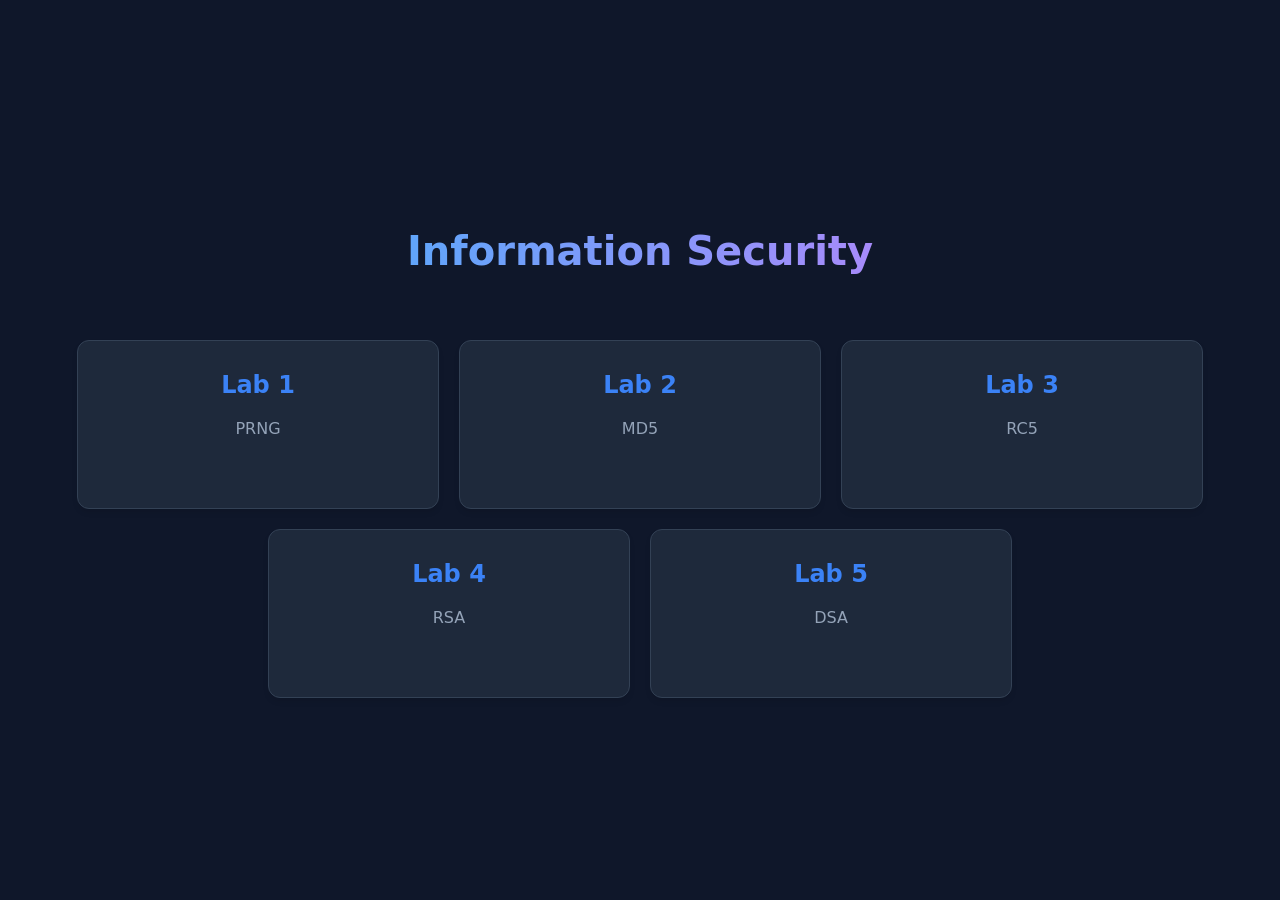
<file: static/index.html>
<!DOCTYPE html>
<html lang="uk">
<head>
    <meta charset="UTF-8">
    <meta name="viewport" content="width=device-width, initial-scale=1.0">
    <title>InfoSec Labs</title>
    <style>
        :root { --bg: #0f172a; --card: #1e293b; --accent: #3b82f6; --text: #f8fafc; --text-muted: #94a3b8; }
        body { margin: 0; font-family: 'Inter', system-ui, sans-serif; background-color: var(--bg); color: var(--text); display: flex; flex-direction: column; align-items: center; justify-content: center; min-height: 100vh; }
        h1 { font-size: 2.5rem; margin-bottom: 10px; background: linear-gradient(to right, #60a5fa, #a78bfa); -webkit-background-clip: text; color: transparent; }
        p { color: var(--text-muted); margin-bottom: 40px; }
        .grid { display: flex; gap: 20px; flex-wrap: wrap; justify-content: center; }
        .card { background: var(--card); border: 1px solid #334155; border-radius: 12px; padding: 30px; width: 300px; text-align: center; text-decoration: none; color: var(--text); transition: all 0.3s ease; box-shadow: 0 4px 6px -1px rgba(0,0,0,0.1); }
        .card:hover { transform: translateY(-5px); border-color: var(--accent); box-shadow: 0 10px 15px -3px rgba(59,130,246,0.2); }
        .card h2 { margin-top: 0; font-size: 1.5rem; color: var(--accent); }
    </style>
</head>
<body>
    <h1>Information Security</h1>
    <p></p>
    <div class="grid">
        <a href="/static/lab1.html" class="card"><h2>Lab 1</h2><p>PRNG</p></a>
        <a href="/static/lab2.html" class="card"><h2>Lab 2</h2><p>MD5</p></a>
        <a href="/static/lab3.html" class="card"><h2>Lab 3</h2><p>RC5</p></a>
        <a href="/static/lab4.html" class="card"><h2>Lab 4</h2><p>RSA</p></a>
        <a href="/static/lab5.html" class="card"><h2>Lab 5</h2><p>DSA</p></a>
    </div>
</body>
</html>
</file>
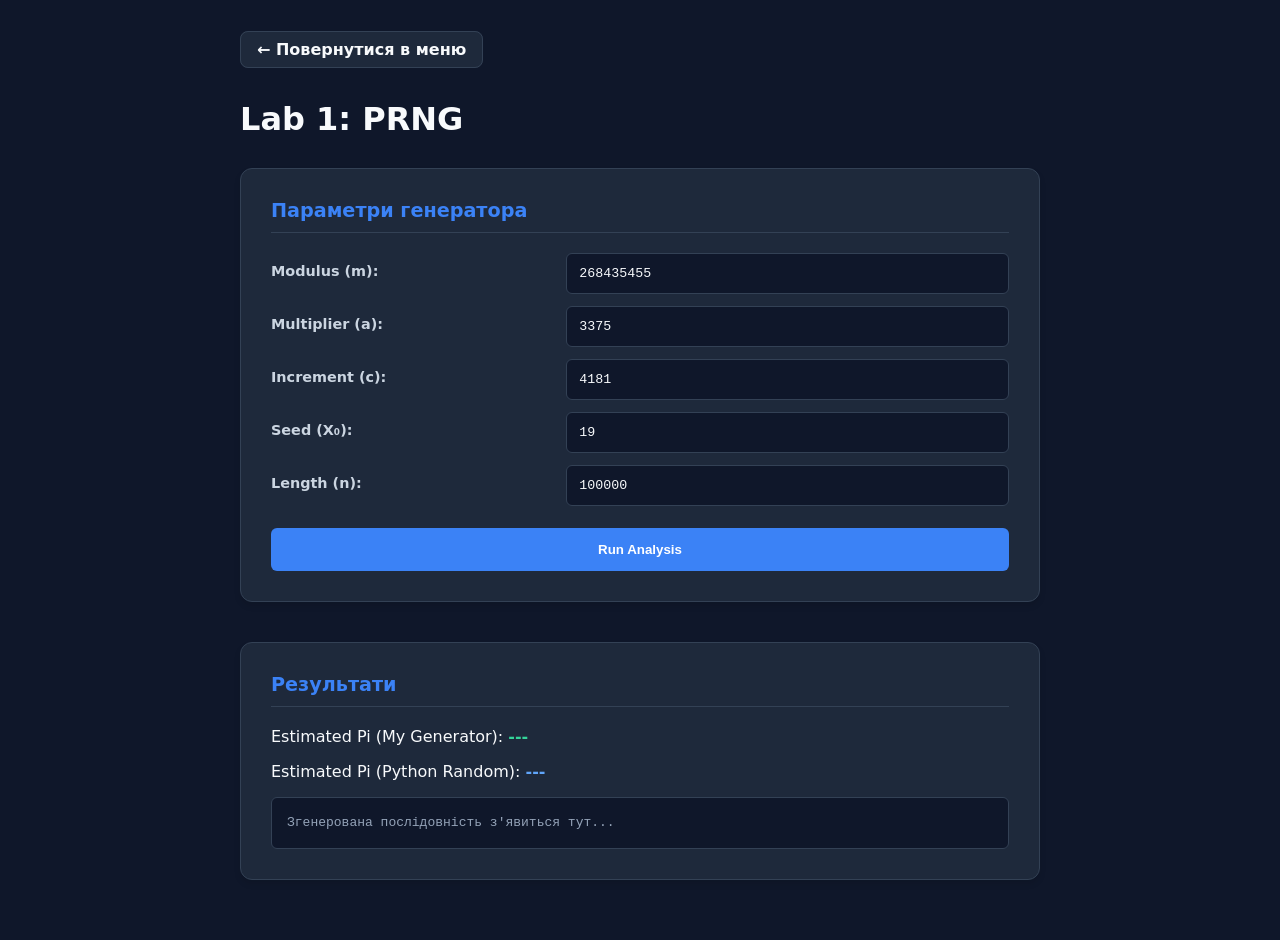
<file: static/lab1.html>
<!DOCTYPE html>
<html lang="uk">
<head>
    <meta charset="UTF-8">
    <meta name="viewport" content="width=device-width, initial-scale=1.0">
    <title>Lab 1: PRNG</title>
    <link rel="stylesheet" href="/static/css/style.css">
    <style>
        :root { --accent: #3b82f6; --accent-hover: #2563eb; }
        .nav { max-width: 800px; }
    </style>
</head>
<body>
    <div class="nav"><a href="/">← Повернутися в меню</a></div>

    <div class="container container--wide">
        <h1>Lab 1: PRNG</h1>

        <div class="card">
            <h2>Параметри генератора</h2>
            <div class="form-group"><label for="m">Modulus (m):</label><input type="number" id="m" value="268435455"></div>
            <div class="form-group"><label for="a">Multiplier (a):</label><input type="number" id="a" value="3375"></div>
            <div class="form-group"><label for="c">Increment (c):</label><input type="number" id="c" value="4181"></div>
            <div class="form-group"><label for="x0">Seed (X₀):</label><input type="number" id="x0" value="19"></div>
            <div class="form-group"><label for="n">Length (n):</label><input type="number" id="n" value="100000"></div>
            <button onclick="runLab1()">Run Analysis</button>
            <div id="loader" class="loader">Рахую, зачекайте...</div>
        </div>

        <div class="card">
            <h2>Результати</h2>
            <p>Estimated Pi (My Generator): <strong id="my-pi" style="color: #34d399;">---</strong></p>
            <p>Estimated Pi (Python Random): <strong id="rand-pi" style="color: #60a5fa;">---</strong></p>
            <div class="result-box result-box--scroll" id="res-box">Згенерована послідовність з'явиться тут...</div>
        </div>
    </div>

    <script src="/static/js/lab1.js"></script>
</body>
</html>
</file>
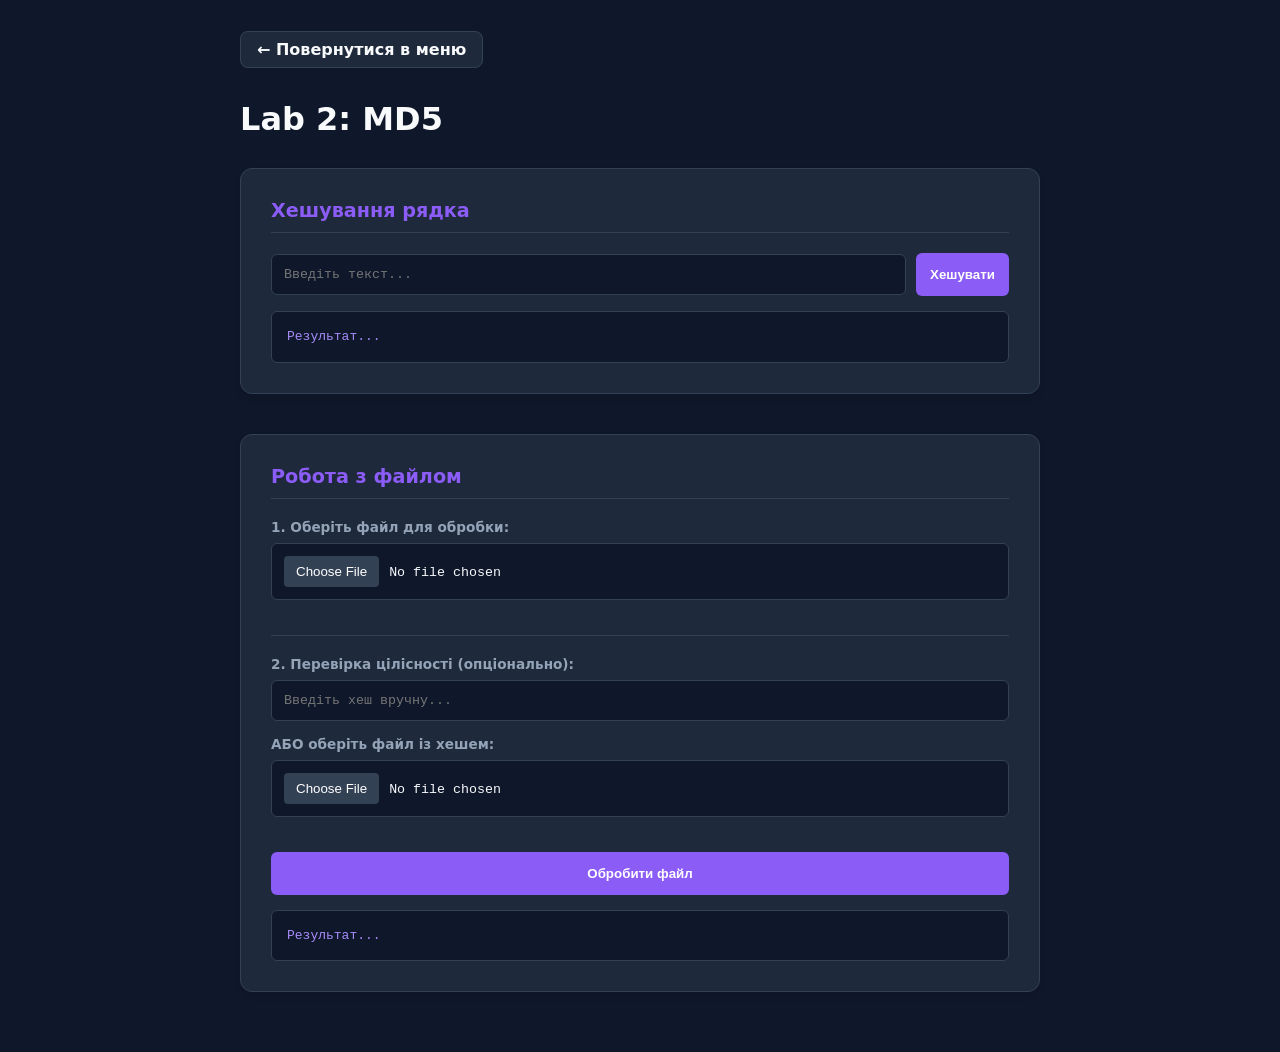
<file: static/lab2.html>
<!DOCTYPE html>
<html lang="uk">
<head>
    <meta charset="UTF-8">
    <meta name="viewport" content="width=device-width, initial-scale=1.0">
    <title>Lab 2: MD5</title>
    <link rel="stylesheet" href="/static/css/style.css">
    <style>
        :root { --accent: #8b5cf6; --accent-hover: #7c3aed; }
        .nav { max-width: 800px; }
        #str-res, #file-res { color: #a78bfa; }
    </style>
</head>
<body>
    <div class="nav"><a href="/">← Повернутися в меню</a></div>

    <div class="container container--wide">
        <h1>Lab 2: MD5</h1>

        <div class="card">
            <h2>Хешування рядка</h2>
            <div class="flex-row">
                <label for="str-input" style="display: none;">Введіть текст:</label>
                <input type="text" id="str-input" placeholder="Введіть текст...">
                <button onclick="hashString()">Хешувати</button>
            </div>
            <div id="str-res" class="result-box">Результат...</div>
            <button id="save-str-btn" class="btn-save" onclick="saveToFile('string')">📥 Зберегти у файл</button>
        </div>

        <div class="card">
            <h2>Робота з файлом</h2>

            <label for="file-input" class="sub-label">1. Оберіть файл для обробки:</label>
            <input type="file" id="file-input">

            <hr>

            <label for="expected-hash" class="sub-label">2. Перевірка цілісності (опціонально):</label>
            <input type="text" id="expected-hash" placeholder="Введіть хеш вручну...">

            <label for="hash-file-input" class="sub-label">АБО оберіть файл із хешем:</label>
            <input type="file" id="hash-file-input" accept=".txt,.md5" onchange="readHashFile(this)">

            <div style="margin-top: 10px;">
                <button onclick="processFile()">Обробити файл</button>
            </div>

            <div id="file-loader" class="loader">Зачекайте...</div>
            <div id="file-res" class="result-box">Результат...</div>
            <button id="save-file-btn" class="btn-save" onclick="saveToFile('file')">📥 Зберегти у файл</button>
        </div>
    </div>

    <script src="/static/js/lab2.js"></script>
</body>
</html>
</file>
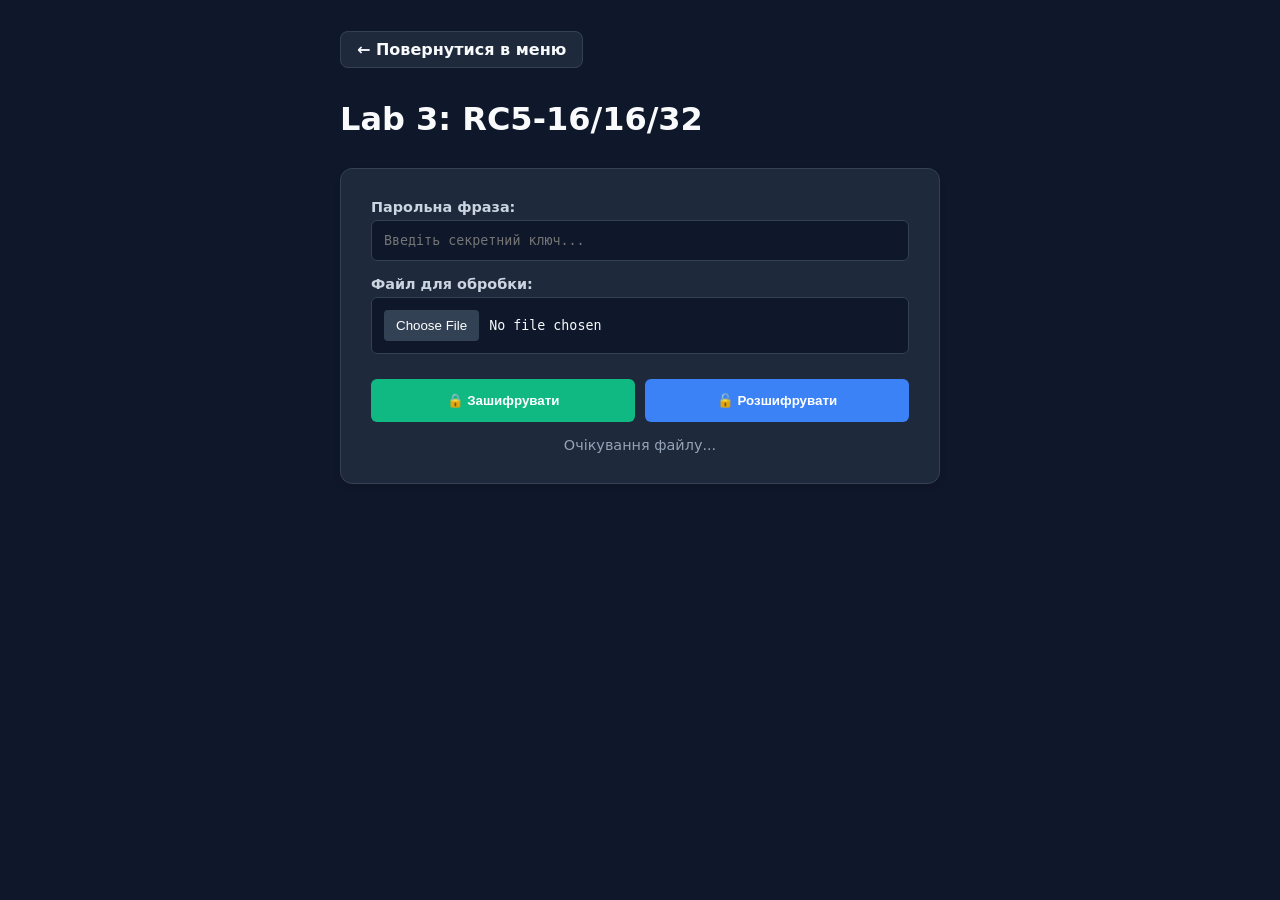
<file: static/lab3.html>
<!DOCTYPE html>
<html lang="uk">
<head>
    <meta charset="UTF-8">
    <meta name="viewport" content="width=device-width, initial-scale=1.0">
    <title>Lab 3: RC5 Cipher</title>
    <link rel="stylesheet" href="/static/css/style.css">
    <style>
        :root { --accent: #10b981; --accent-hover: #059669; }
        .btn-enc { background: var(--accent); }
        .btn-dec { background: #3b82f6; }
        .btn-dec:hover { background: #2563eb; }
    </style>
</head>
<body>
    <div class="nav"><a href="/">← Повернутися в меню</a></div>

    <div class="container">
        <h1>Lab 3: RC5-16/16/32</h1>

        <div class="card">
            <label for="pass">Парольна фраза:</label>
            <input type="password" id="pass" placeholder="Введіть секретний ключ..." autocomplete="new-password">

            <label for="file">Файл для обробки:</label>
            <input type="file" id="file">

            <div class="flex-btns">
                <button class="btn-enc" onclick="process('encrypt')">🔒 Зашифрувати</button>
                <button class="btn-dec" onclick="process('decrypt')">🔓 Розшифрувати</button>
            </div>
            <div id="status" class="status">Очікування файлу...</div>
        </div>
    </div>

    <script src="/static/js/lab3.js"></script>
</body>
</html>
</file>
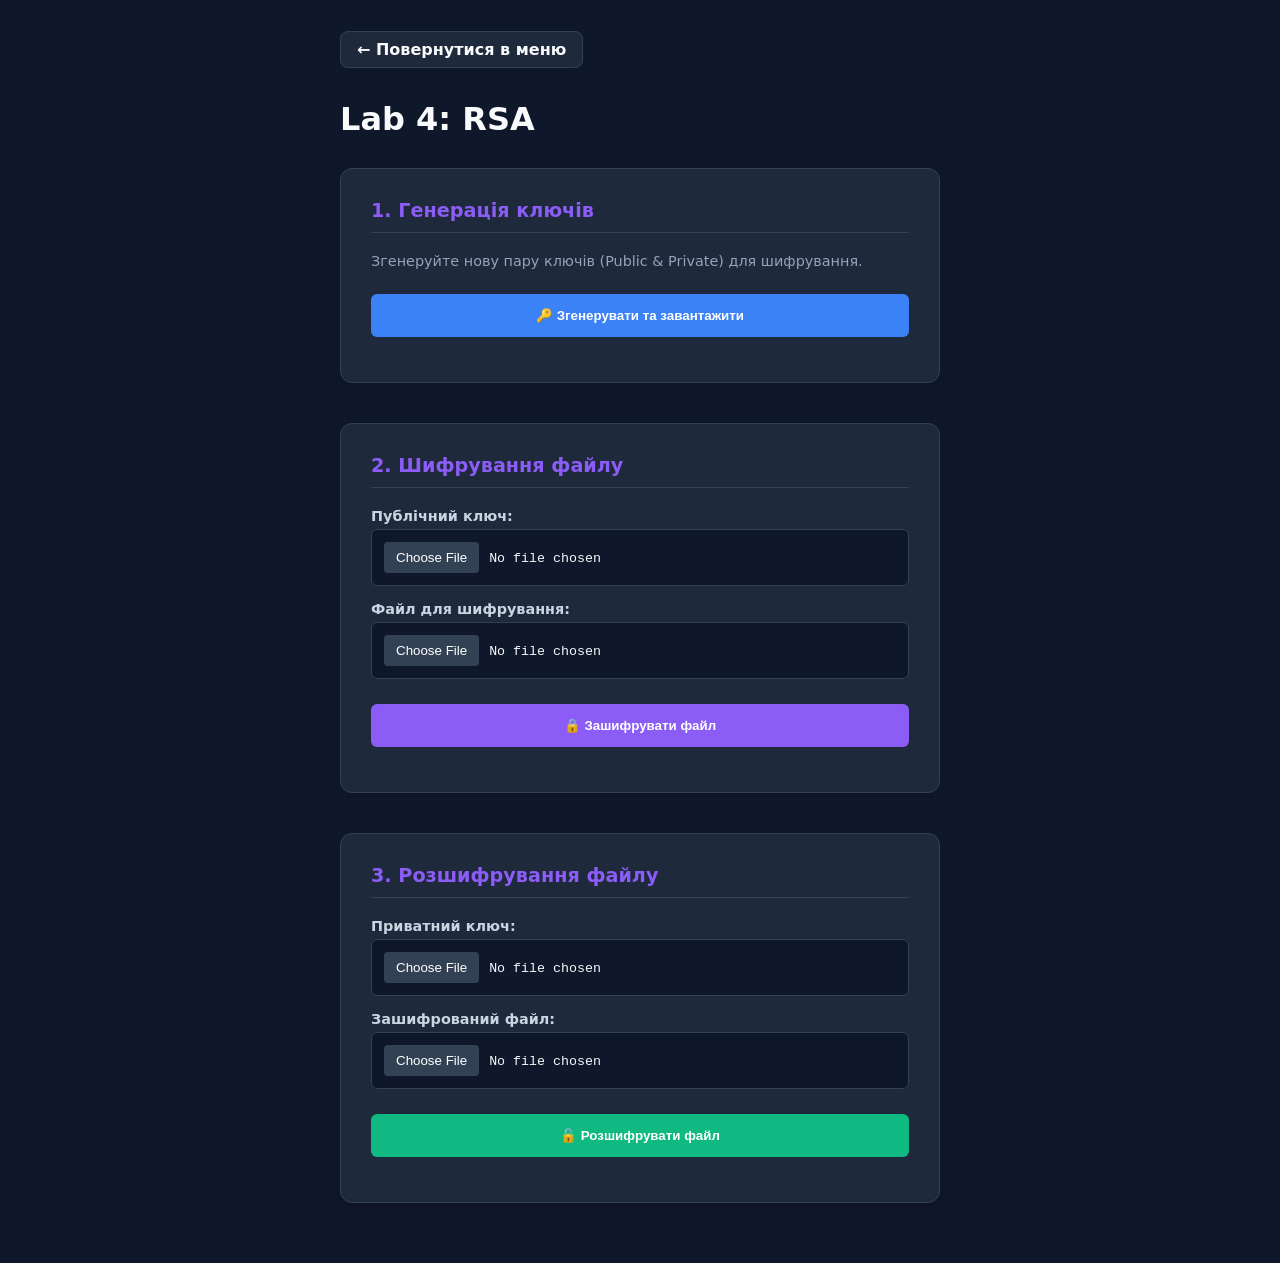
<file: static/lab4.html>
<!DOCTYPE html>
<html lang="uk">
<head>
    <meta charset="UTF-8">
    <meta name="viewport" content="width=device-width, initial-scale=1.0">
    <title>Lab 4: RSA Cipher</title>
    <link rel="stylesheet" href="/static/css/style.css">
    <style>
        :root { --accent: #8b5cf6; --accent-hover: #7c3aed; }
    </style>
</head>
<body>
    <div class="nav"><a href="/">← Повернутися в меню</a></div>

    <div class="container">
        <h1>Lab 4: RSA</h1>

        <div class="card">
            <h2>1. Генерація ключів</h2>
            <p style="font-size: 0.9rem; color: #94a3b8;">Згенеруйте нову пару ключів (Public &amp; Private) для шифрування.</p>
            <button onclick="generateKeys()" class="btn-blue">🔑 Згенерувати та завантажити</button>
            <div id="status-gen" class="status"></div>
        </div>

        <div class="card">
            <h2>2. Шифрування файлу</h2>
            <label for="enc-key-file">Публічний ключ:</label>
            <input type="file" id="enc-key-file" accept=".pem">

            <label for="enc-data-file">Файл для шифрування:</label>
            <input type="file" id="enc-data-file">

            <button onclick="process('encrypt')">🔒 Зашифрувати файл</button>
            <div id="status-enc" class="status"></div>
        </div>

        <div class="card">
            <h2>3. Розшифрування файлу</h2>
            <label for="dec-key-file">Приватний ключ:</label>
            <input type="file" id="dec-key-file" accept=".pem">

            <label for="dec-data-file">Зашифрований файл:</label>
            <input type="file" id="dec-data-file">

            <button onclick="process('decrypt')" class="btn-green">🔓 Розшифрувати файл</button>
            <div id="status-dec" class="status"></div>
        </div>
    </div>

    <script src="/static/js/lab4.js"></script>
</body>
</html>
</file>
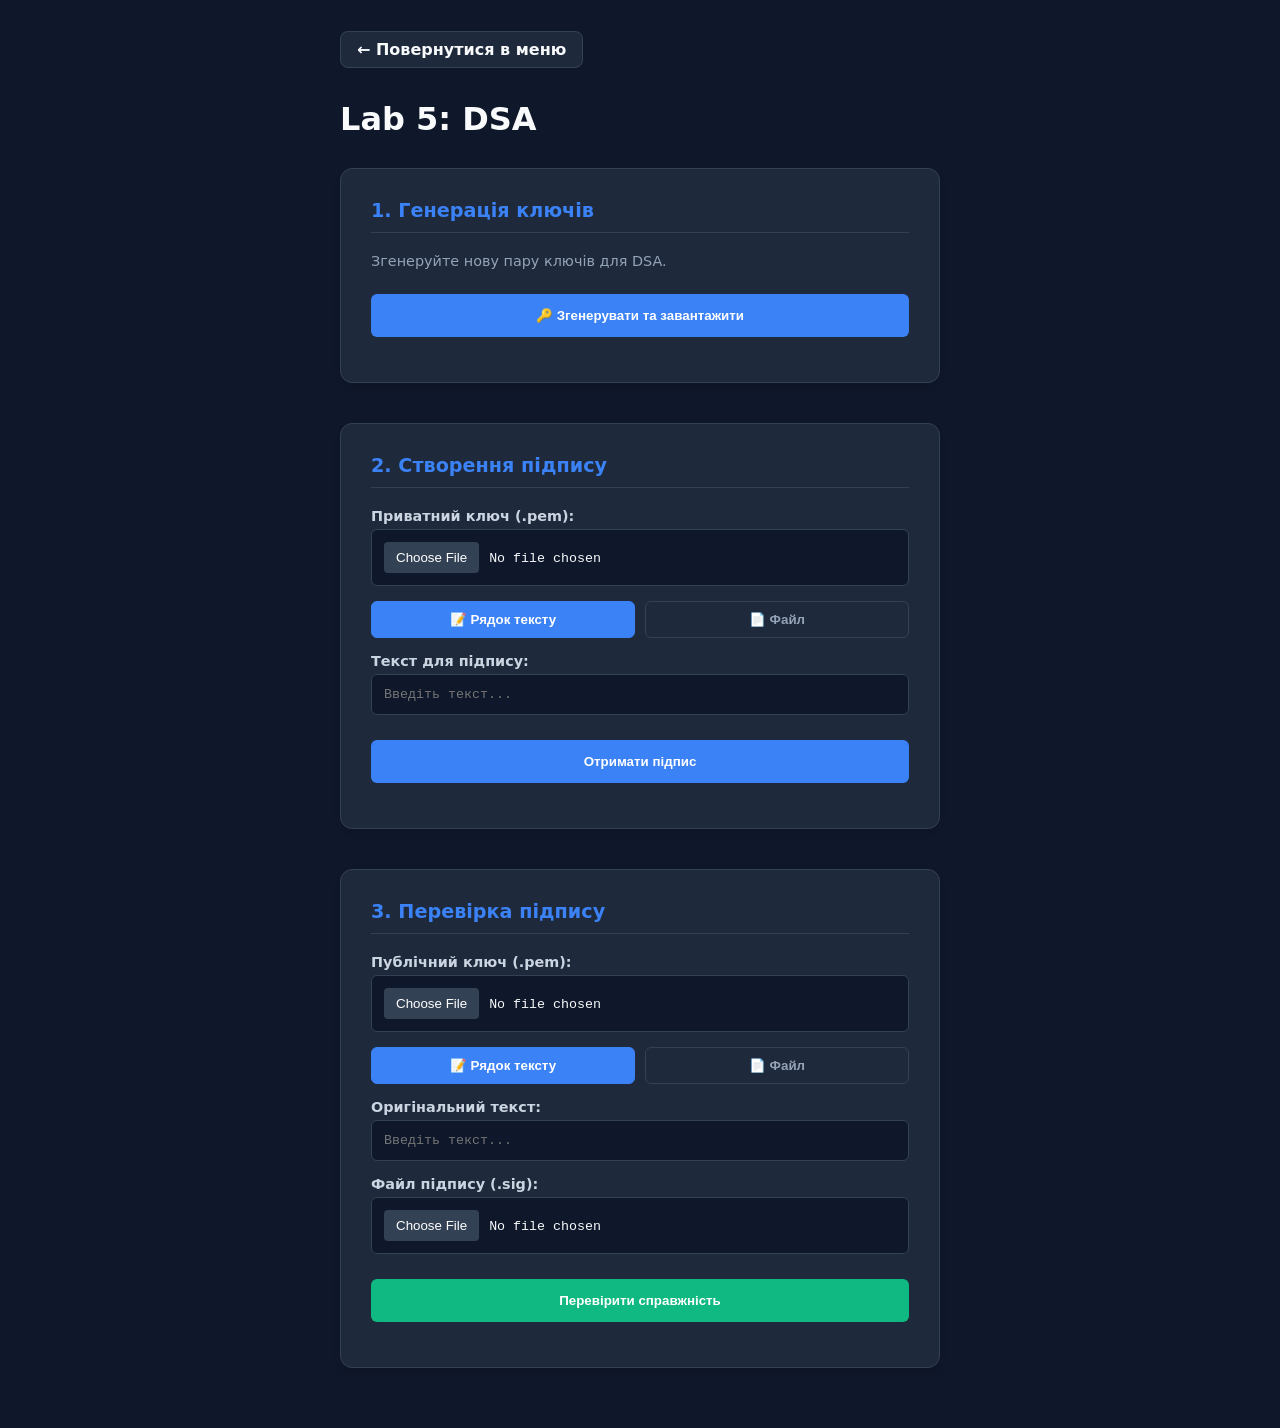
<file: static/lab5.html>
<!DOCTYPE html>
<html lang="uk">
<head>
    <meta charset="UTF-8">
    <meta name="viewport" content="width=device-width, initial-scale=1.0">
    <title>Lab 5: Digital Signature (DSA)</title>
    <link rel="stylesheet" href="/static/css/style.css">
</head>
<body>
    <div class="nav"><a href="/">← Повернутися в меню</a></div>

    <div class="container">
        <h1>Lab 5: DSA</h1>

        <div class="card">
            <h2>1. Генерація ключів</h2>
            <p style="font-size: 0.9rem; color: #94a3b8;">Згенеруйте нову пару ключів для DSA.</p>
            <button onclick="generateKeys()">🔑 Згенерувати та завантажити</button>
            <div id="status-gen" class="status"></div>
        </div>

        <div class="card">
            <h2>2. Створення підпису</h2>
            <label for="sign-key">Приватний ключ (.pem):</label>
            <input type="file" id="sign-key">

            <div class="toggle-group">
                <button class="toggle-btn active" onclick="switchTab('sign', 'text')" id="btn-sign-text">📝 Рядок тексту</button>
                <button class="toggle-btn" onclick="switchTab('sign', 'file')" id="btn-sign-file">📄 Файл</button>
            </div>

            <div id="section-sign-text" class="input-section active">
                <label for="sign-text-input">Текст для підпису:</label>
                <input type="text" id="sign-text-input" placeholder="Введіть текст...">
            </div>

            <div id="section-sign-file" class="input-section">
                <label for="sign-file-input">Файл для підпису:</label>
                <input type="file" id="sign-file-input">
            </div>

            <button onclick="processSign()">Отримати підпис</button>
            <div id="status-sign" class="status"></div>
        </div>

        <div class="card">
            <h2>3. Перевірка підпису</h2>
            <label for="verify-key">Публічний ключ (.pem):</label>
            <input type="file" id="verify-key">

            <div class="toggle-group">
                <button class="toggle-btn active" onclick="switchTab('verify', 'text')" id="btn-verify-text">📝 Рядок тексту</button>
                <button class="toggle-btn" onclick="switchTab('verify', 'file')" id="btn-verify-file">📄 Файл</button>
            </div>

            <div id="section-verify-text" class="input-section active">
                <label for="verify-text-input">Оригінальний текст:</label>
                <input type="text" id="verify-text-input" placeholder="Введіть текст...">
            </div>

            <div id="section-verify-file" class="input-section">
                <label for="verify-file-input">Оригінальний файл:</label>
                <input type="file" id="verify-file-input">
            </div>

            <label for="verify-sig-input">Файл підпису (.sig):</label>
            <input type="file" id="verify-sig-input" accept=".sig">

            <button onclick="processVerify()" class="btn-green">Перевірити справжність</button>
            <div id="status-verify" class="status"></div>
        </div>
    </div>

    <script src="/static/js/lab5.js"></script>
</body>
</html>
</file>
<file: static/css/style.css>
:root {
    --bg: #0f172a;
    --card: #1e293b;
    --accent: #3b82f6;
    --accent-hover: #2563eb;
    --accent-green: #10b981;
    --accent-purple: #8b5cf6;
    --text: #f8fafc;
    --text-muted: #94a3b8;
    --input-bg: #0f172a;
    --border-color: #334155;
    --error-color: #ef4444;
}

body {
    margin: 0;
    font-family: 'Inter', system-ui, sans-serif;
    background-color: var(--bg);
    color: var(--text);
    padding: 40px 20px;
    display: flex;
    flex-direction: column;
    align-items: center;
}

.nav { width: 100%; max-width: 600px; margin-bottom: 20px; }
.nav a {
    color: var(--text); text-decoration: none; font-weight: bold;
    padding: 8px 16px; background: var(--card); border-radius: 8px;
    border: 1px solid var(--border-color); transition: 0.2s;
}
.nav a:hover { border-color: var(--accent); }

.container {
    width: 100%; max-width: 600px;
    display: flex; flex-direction: column; gap: 20px;
}
.container--wide { max-width: 800px; }

.card {
    background: var(--card); padding: 30px; border-radius: 12px;
    border: 1px solid var(--border-color); margin-bottom: 20px;
    box-shadow: 0 4px 6px rgba(0, 0, 0, 0.1);
}

h1 { margin-bottom: 10px; }
h2 {
    margin-top: 0; color: var(--accent); font-size: 1.2rem;
    border-bottom: 1px solid var(--border-color); padding-bottom: 10px; margin-bottom: 20px;
}

input[type="file"],
input[type="text"],
input[type="number"],
input[type="password"],
textarea {
    background: var(--input-bg); border: 1px solid var(--border-color);
    color: var(--text); padding: 12px; border-radius: 6px;
    width: 100%; box-sizing: border-box; margin-bottom: 15px;
    outline: none; font-family: monospace; transition: 0.2s;
}
input[type="text"]:focus,
input[type="number"]:focus,
input[type="password"]:focus,
textarea:focus { border-color: var(--accent); }

input[type="file"]::file-selector-button {
    background: #334155; color: white; border: none;
    padding: 8px 12px; border-radius: 4px; cursor: pointer; margin-right: 10px;
}

label { display: block; margin-bottom: 5px; font-weight: bold; color: #cbd5e1; font-size: 0.9rem; }
.sub-label { font-size: 0.85rem; color: var(--text-muted); margin-bottom: 8px; display: block; }

hr { border: 0; border-top: 1px solid var(--border-color); margin: 20px 0; }

button {
    width: 100%; padding: 14px; border-radius: 6px; border: none; cursor: pointer;
    font-weight: bold; color: white; transition: 0.2s; margin-top: 10px; background: var(--accent);
}
button:hover { background: var(--accent-hover); transform: scale(0.99); }

.btn-green { background: var(--accent-green); }
.btn-green:hover { background: #059669; }

.btn-blue { background: #3b82f6; }
.btn-blue:hover { background: #2563eb; }

.btn-save {
    background: #334155; margin-top: 10px;
    font-size: 0.8rem; padding: 8px 16px;
    display: none; width: auto;
}

.flex-btns { display: flex; gap: 10px; }
.flex-btns button { flex: 1; }

.flex-row { display: flex; gap: 10px; align-items: center; }
.flex-row input { margin-bottom: 0; flex: 1; }
.flex-row button { width: auto; margin-top: 0; }

.form-group {
    display: flex; justify-content: space-between;
    align-items: center; margin-bottom: 12px;
}
.form-group input { width: 60%; margin-bottom: 0; }

.result-box {
    background: var(--input-bg); padding: 15px; border-radius: 6px;
    border: 1px solid var(--border-color); font-family: monospace;
    margin-top: 15px; color: var(--text-muted);
    word-wrap: break-word; line-height: 1.5;
}
.result-box--scroll { max-height: 200px; overflow-y: auto; }

.status { margin-top: 15px; font-size: 0.9rem; text-align: center; color: var(--text-muted); word-break: break-all; }
.error-text { color: var(--error-color); }
.success-text { color: var(--accent-green); }

.loader { color: #fbbf24; display: none; margin-top: 10px; text-align: center; font-size: 0.9rem; }

.toggle-group { display: flex; gap: 10px; margin-bottom: 15px; }
.toggle-btn {
    flex: 1; padding: 10px; border-radius: 6px; border: 1px solid var(--border-color);
    background: var(--card); color: var(--text-muted); cursor: pointer;
    text-align: center; transition: 0.2s; margin-top: 0;
}
.toggle-btn.active { background: var(--accent); color: white; border-color: var(--accent); }

.input-section { display: none; }
.input-section.active { display: block; }

textarea { resize: vertical; }
</file>
